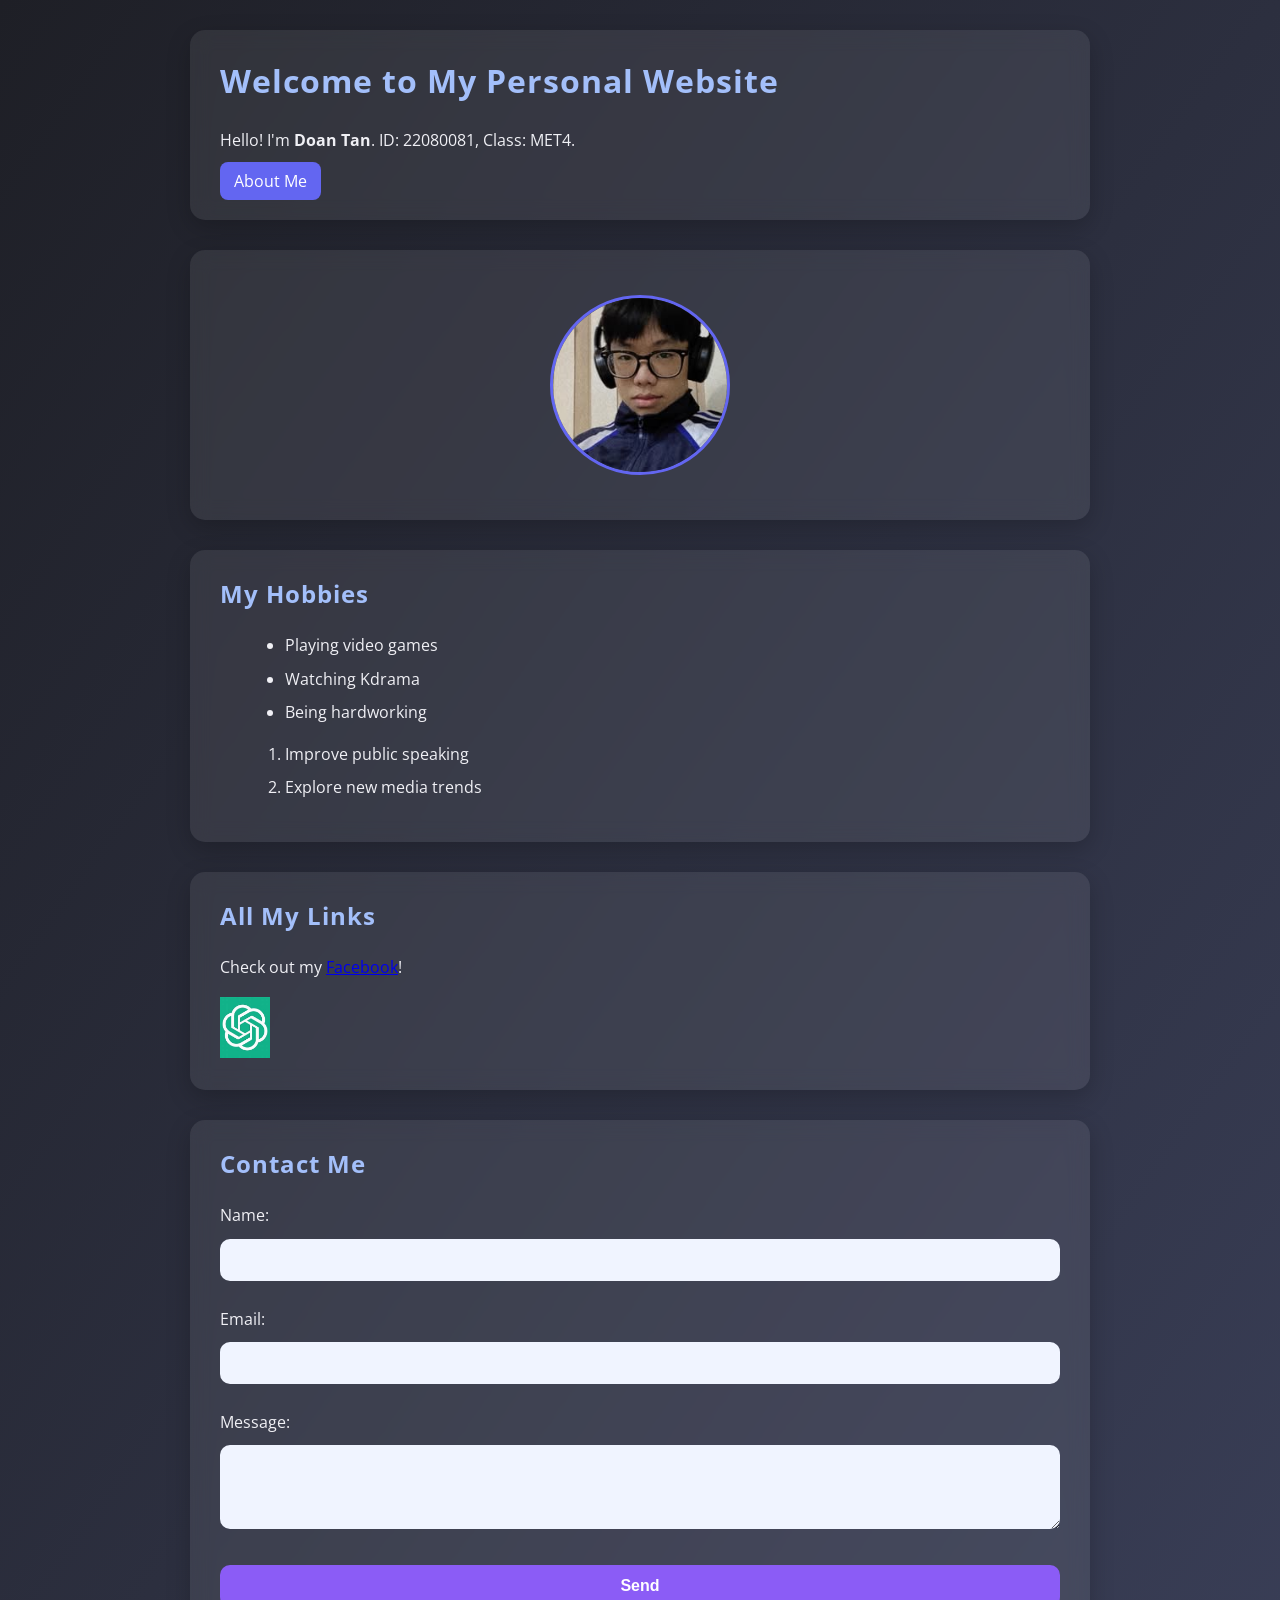
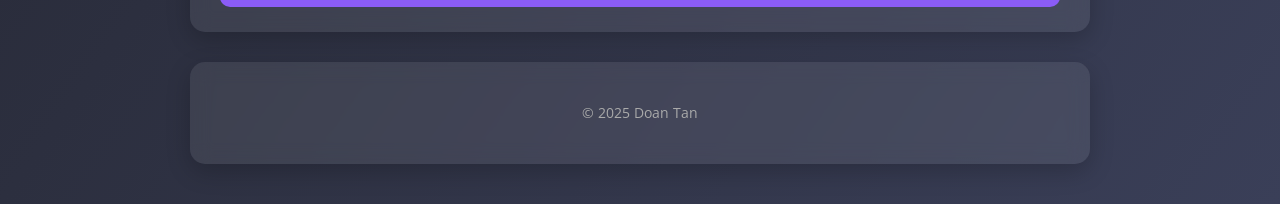
<file: index.html>
<!DOCTYPE html>
<html lang="en">
<head>
  <meta charset="UTF-8" />
  <meta name="viewport" content="width=device-width, initial-scale=1.0"/>
  <title>Doan Tan's Personal Page</title>
  <link href="https://fonts.googleapis.com/css2?family=Open+Sans&display=swap" rel="stylesheet">
  <link rel="stylesheet" href="conhung.css" />
</head>
<body>
  <header>
    <h1>Welcome to My Personal Website</h1>
    <p>Hello! I'm <strong>Doan Tan</strong>. ID: 22080081, Class: MET4.</p>
    <nav>
      <a href="about.html">About Me</a>
    </nav>
  </header>

  <section class="profile">
    <img src="portrait.jpg" alt="Portrait of Doan Tan" class="portrait" />
  </section>

  <section class="hobbies">
    <h2>My Hobbies</h2>
    <ul>
      <li>Playing video games</li>
      <li>Watching Kdrama</li>
      <li>Being hardworking</li>
    </ul>
    <ol>
      <li>Improve public speaking</li>
      <li>Explore new media trends</li>
    </ol>
  </section>

  <section class="links">
    <h2>All My Links</h2>
    <p>Check out my <a href="https://www.facebook.com/profile.php?id=100024610172384" target="_blank">Facebook</a>!</p>
    <a href="https://openai.com" target="_blank">
      <img src="ai-link.jpg" alt="AI Link" width="50" />
    </a>
  </section>

  <section class="form">
    <h2>Contact Me</h2>
    <form>
      <label for="name">Name:</label>
      <input type="text" id="name" name="name" required /><br />

      <label for="email">Email:</label>
      <input type="email" id="email" name="email" required /><br />

      <label for="message">Message:</label><br />
      <textarea id="message" name="message" rows="4"></textarea><br />

      <button type="submit">Send</button>
    </form>
  </section>

  <footer>
    <p>&copy; 2025 Doan Tan</p>
  </footer>
</body>
</html>
</file>
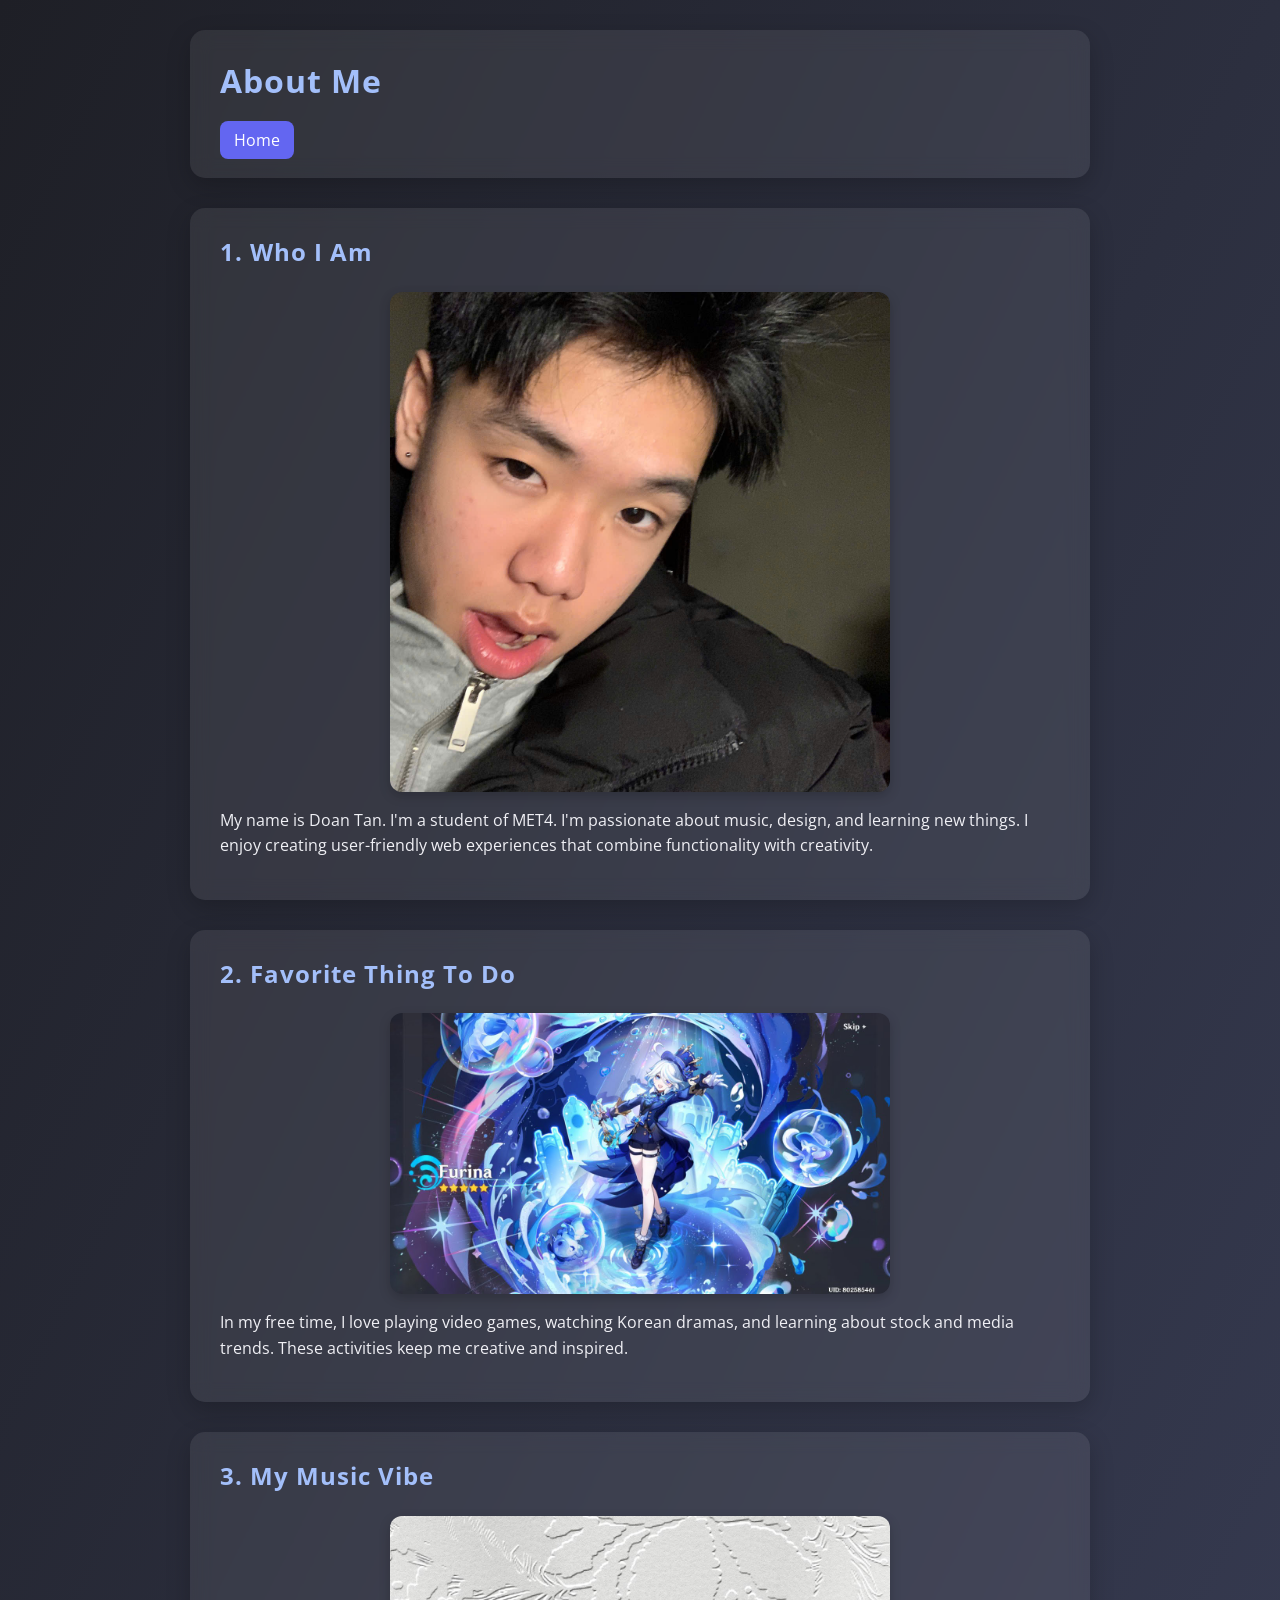
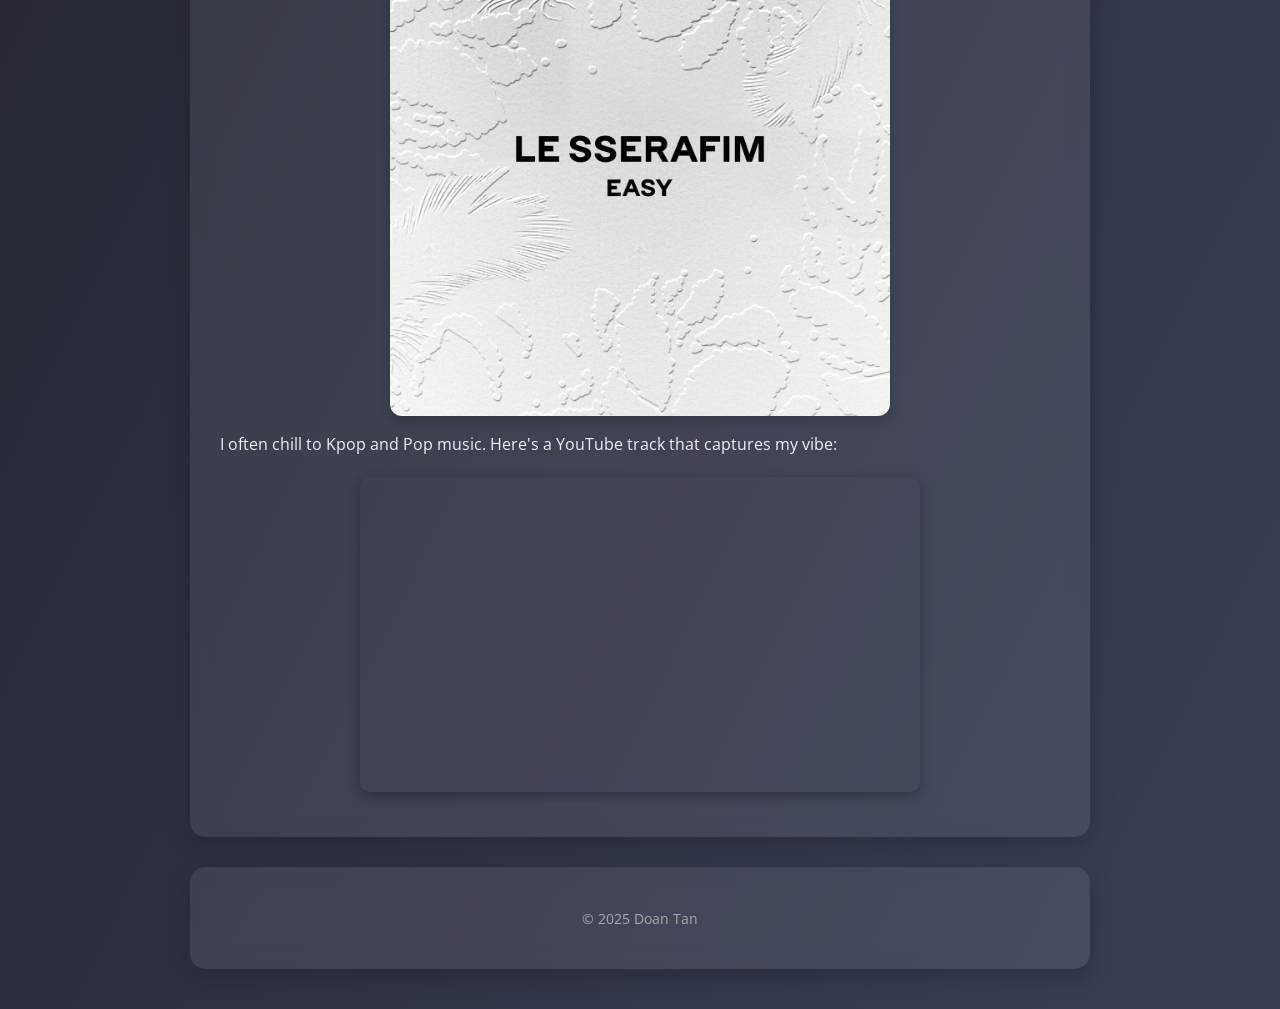
<file: about.html>
<!DOCTYPE html>
<html lang="en">
<head>
  <meta charset="UTF-8" />
  <meta name="viewport" content="width=device-width, initial-scale=1.0"/>
  <title>About Me - Doan Tan</title>
  <link href="https://fonts.googleapis.com/css2?family=Open+Sans&display=swap" rel="stylesheet">
  <link rel="stylesheet" href="conhung.css" />
</head>
<body>
  <header>
    <h1>About Me</h1>
    <nav>
      <a href="index.html">Home</a>
    </nav>
  </header>

  <section>
    <h2>1. Who I Am</h2>
    <img src="who.jpg" alt="Photo representing me" class="section-img" />
    <p>My name is Doan Tan. I'm a student of MET4. I'm passionate about music, design, and learning new things. I enjoy creating user-friendly web experiences that combine functionality with creativity.</p>
  </section>

  <section>
    <h2>2. Favorite Thing To Do</h2>
    <img src="favorite.jpg" alt="My favorite activity" class="section-img" />
    <p>In my free time, I love playing video games, watching Korean dramas, and learning about stock and media trends. These activities keep me creative and inspired.</p>
  </section>

  <section>
    <h2>3. My Music Vibe</h2>
    <img src="music.jpg" alt="Music vibes" class="section-img" />
    <p>I often chill to Kpop and Pop music. Here's a YouTube track that captures my vibe:</p>
    <iframe width="560" height="315" src="https://www.youtube.com/embed/r9AEGPB6qIU?si=hAG8GodWh9fmUSXa" title="YouTube video player" frameborder="0" allow="accelerometer; autoplay; clipboard-write; encrypted-media; gyroscope; picture-in-picture; web-share" referrerpolicy="strict-origin-when-cross-origin" allowfullscreen></iframe>
  </section>

  <footer>
    <p>&copy; 2025 Doan Tan</p>
  </footer>
</body>
</html>
</file>
<file: conhung.css>
* {
  box-sizing: border-box;
}

body {
  font-family: 'Open Sans', sans-serif;
  background: linear-gradient(to bottom right, #1e1f26, #3a3f58);
  margin: 0;
  padding: 0;
  color: #f0f0f5;
  line-height: 1.6;
}

/* Containers */
header, section, footer {
  background-color: rgba(255, 255, 255, 0.08);
  margin: 30px auto;
  padding: 25px 30px;
  width: 85%;
  max-width: 900px;
  border-radius: 15px;
  backdrop-filter: blur(10px);
  box-shadow: 0 8px 24px rgba(0, 0, 0, 0.2);
}

/* Headings */
h1, h2 {
  color: #a3bffa;
  margin-top: 0;
  letter-spacing: 1px;
}

/* Navigation link */
nav {
  margin-top: 10px;
}

nav a {
  color: #ffffff;
  text-decoration: none;
  background-color: #6366f1;
  padding: 8px 14px;
  border-radius: 8px;
  transition: background-color 0.3s ease;
}

nav a:hover {
  background-color: #4f46e5;
}

/* Profile image */
.portrait {
  width: 180px;
  border-radius: 50%;
  display: block;
  margin: 20px auto;
  border: 3px solid #6366f1;
}

/* Section-specific image */
.section-img {
  width: 100%;
  max-width: 500px;
  height: auto;
  display: block;
  margin: 15px auto;
  border-radius: 12px;
  box-shadow: 0 4px 12px rgba(0, 0, 0, 0.2);
}

/* YouTube embed */
iframe {
  display: block;
  margin: 20px auto;
  width: 100%;
  max-width: 560px;
  height: 315px;
  border: none;
  border-radius: 10px;
  box-shadow: 0 4px 12px rgba(0, 0, 0, 0.3);
}

/* Lists */
ul, ol {
  margin-left: 25px;
}

li {
  margin-bottom: 8px;
}

/* Forms */
form input, form textarea, form button {
  display: block;
  width: 100%;
  padding: 12px;
  margin-top: 10px;
  border: none;
  border-radius: 10px;
  font-size: 1em;
}

form input, form textarea {
  background-color: #f0f4ff;
  color: #1e1f26;
}

form button {
  background-color: #8b5cf6;
  color: white;
  font-weight: bold;
  cursor: pointer;
  transition: background-color 0.3s ease;
}

form button:hover {
  background-color: #7c3aed;
}

/* Footer */
footer {
  text-align: center;
  font-size: 0.9em;
  color: #aaa;
  margin-bottom: 40px;
}

/* Responsive tweaks */
@media (max-width: 600px) {
  header, section, footer {
    width: 95%;
    padding: 20px;
  }

  iframe {
    height: 220px;
  }
}
</file>
